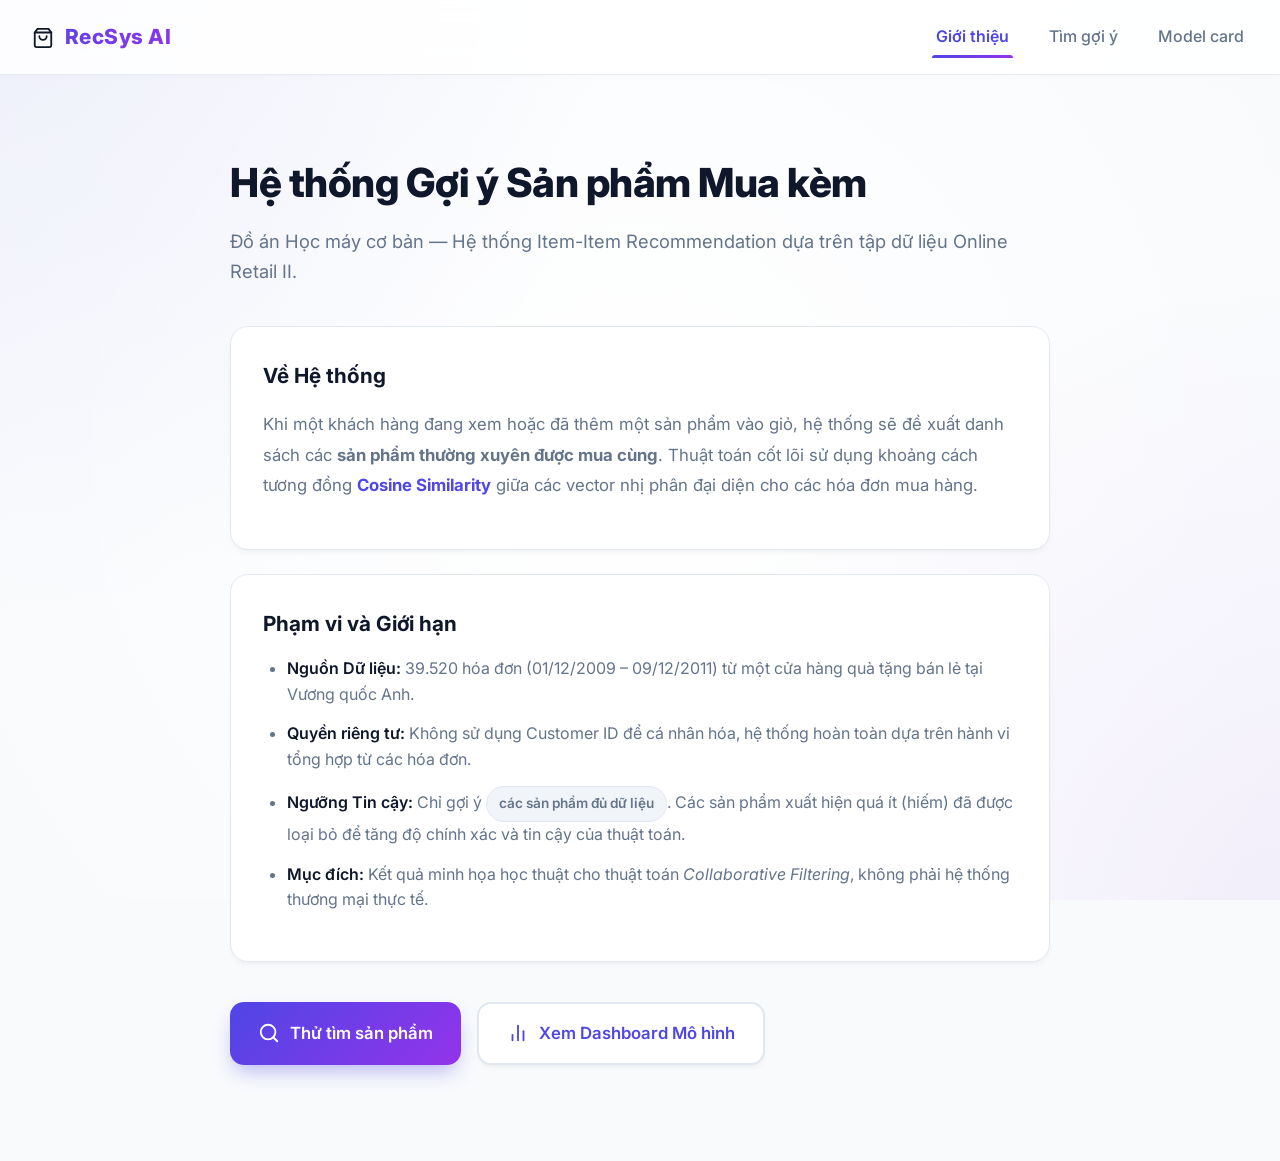
<file: app/static/index.html>
<!DOCTYPE html>
<html lang="vi">
<head>
<meta charset="UTF-8">
<meta name="viewport" content="width=device-width, initial-scale=1">
<title>Hệ thống Gợi ý Sản phẩm Mua kèm</title>
<link rel="stylesheet" href="style.css">
</head>
<body>
<nav class="navbar">
  <span class="brand">
    <svg width="22" height="22" viewBox="0 0 24 24" fill="none" stroke="currentColor" stroke-width="2" stroke-linecap="round" stroke-linejoin="round" style="vertical-align: text-bottom; margin-right: 6px;"><path d="M6 2L3 6v14a2 2 0 0 0 2 2h14a2 2 0 0 0 2-2V6l-3-4z"></path><line x1="3" y1="6" x2="21" y2="6"></line><path d="M16 10a4 4 0 0 1-8 0"></path></svg>
    RecSys AI
  </span>
  <a href="index.html" class="active">Giới thiệu</a>
  <a href="search.html">Tìm gợi ý</a>
  <a href="dashboard.html">Model card</a>
</nav>

<div class="container">
  <h1>Hệ thống Gợi ý Sản phẩm Mua kèm</h1>
  <p class="subtitle">Đồ án Học máy cơ bản — Hệ thống Item-Item Recommendation dựa trên tập dữ liệu Online Retail II.</p>

  <div class="card">
    <h3>Về Hệ thống</h3>
    <p style="color: var(--text-muted); line-height: 1.8; font-size: 1.05rem;">
      Khi một khách hàng đang xem hoặc đã thêm một sản phẩm vào giỏ, hệ thống sẽ đề xuất danh sách các <strong>sản phẩm thường xuyên được mua cùng</strong>. Thuật toán cốt lõi sử dụng khoảng cách tương đồng <strong style="color: var(--primary);">Cosine Similarity</strong> giữa các vector nhị phân đại diện cho các hóa đơn mua hàng.
    </p>
  </div>

  <div class="card">
    <h3>Phạm vi và Giới hạn</h3>
    <ul class="styled-list">
      <li><strong>Nguồn Dữ liệu:</strong> 39.520 hóa đơn (01/12/2009 – 09/12/2011) từ một cửa hàng quà tặng bán lẻ tại Vương quốc Anh.</li>
      <li><strong>Quyền riêng tư:</strong> Không sử dụng Customer ID để cá nhân hóa, hệ thống hoàn toàn dựa trên hành vi tổng hợp từ các hóa đơn.</li>
      <li><strong>Ngưỡng Tin cậy:</strong> Chỉ gợi ý <span class="badge muted">các sản phẩm đủ dữ liệu</span>. Các sản phẩm xuất hiện quá ít (hiếm) đã được loại bỏ để tăng độ chính xác và tin cậy của thuật toán.</li>
      <li><strong>Mục đích:</strong> Kết quả minh họa học thuật cho thuật toán <em>Collaborative Filtering</em>, không phải hệ thống thương mại thực tế.</li>
    </ul>
  </div>

  <div style="display: flex; flex-wrap: wrap; margin-top: 40px;">
    <a href="search.html" class="action-link">
      <svg viewBox="0 0 24 24" fill="none" stroke="currentColor" stroke-width="2" stroke-linecap="round" stroke-linejoin="round"><circle cx="11" cy="11" r="8"></circle><line x1="21" y1="21" x2="16.65" y2="16.65"></line></svg>
      Thử tìm sản phẩm
    </a>
    <a href="dashboard.html" class="action-link secondary">
      <svg viewBox="0 0 24 24" fill="none" stroke="currentColor" stroke-width="2" stroke-linecap="round" stroke-linejoin="round"><line x1="18" y1="20" x2="18" y2="10"></line><line x1="12" y1="20" x2="12" y2="4"></line><line x1="6" y1="20" x2="6" y2="14"></line></svg>
      Xem Dashboard Mô hình
    </a>
  </div>
</div>
</body>
</html>
</file>
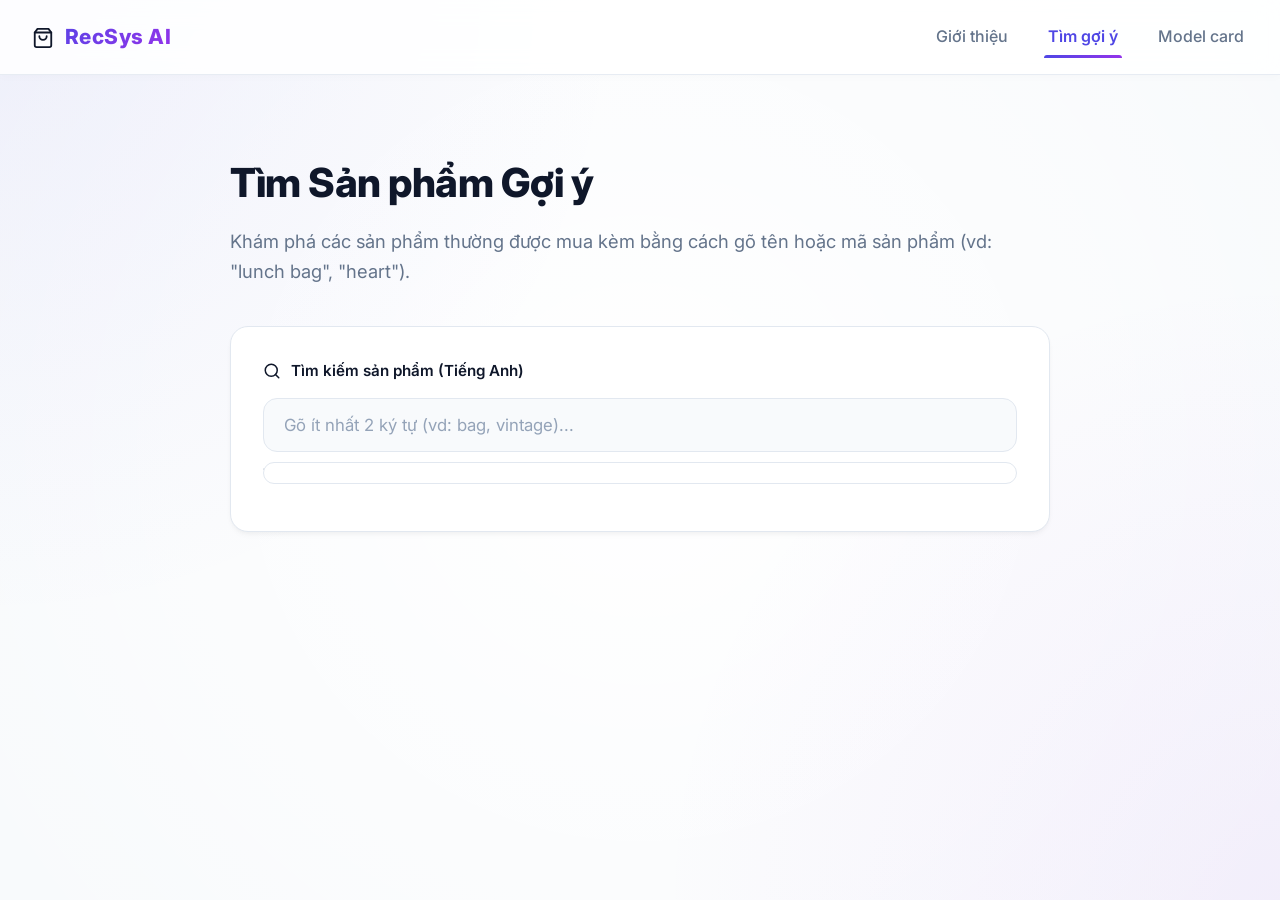
<file: app/static/search.html>
<!DOCTYPE html>
<html lang="vi">
<head>
<meta charset="UTF-8">
<meta name="viewport" content="width=device-width, initial-scale=1">
<title>Tìm Gợi ý Sản phẩm | Demo</title>
<link rel="stylesheet" href="style.css">
</head>
<body>
<nav class="navbar">
  <span class="brand">
    <svg width="22" height="22" viewBox="0 0 24 24" fill="none" stroke="currentColor" stroke-width="2" stroke-linecap="round" stroke-linejoin="round" style="vertical-align: text-bottom; margin-right: 6px;"><path d="M6 2L3 6v14a2 2 0 0 0 2 2h14a2 2 0 0 0 2-2V6l-3-4z"></path><line x1="3" y1="6" x2="21" y2="6"></line><path d="M16 10a4 4 0 0 1-8 0"></path></svg>
    RecSys AI
  </span>
  <a href="index.html">Giới thiệu</a>
  <a href="search.html" class="active">Tìm gợi ý</a>
  <a href="dashboard.html">Model card</a>
</nav>

<div class="container">
  <h1>Tìm Sản phẩm Gợi ý</h1>
  <p class="subtitle">Khám phá các sản phẩm thường được mua kèm bằng cách gõ tên hoặc mã sản phẩm (vd: "lunch bag", "heart").</p>

  <div class="card" style="position: relative; z-index: 50;">
    <label for="query">
      <svg width="18" height="18" viewBox="0 0 24 24" fill="none" stroke="currentColor" stroke-width="2" stroke-linecap="round" stroke-linejoin="round" style="vertical-align: text-bottom; margin-right: 6px;"><circle cx="11" cy="11" r="8"></circle><line x1="21" y1="21" x2="16.65" y2="16.65"></line></svg>
      Tìm kiếm sản phẩm (Tiếng Anh)
    </label>
    <div class="search-box" style="margin-top: 14px;">
      <input type="text" id="query" placeholder="Gõ ít nhất 2 ký tự (vd: bag, vintage)..." autocomplete="off">
      <ul class="suggestions" id="suggestions"></ul>
    </div>
    <p class="hint">Tìm theo tên tiếng Anh gốc trong tập dữ liệu Online Retail.</p>
  </div>

  <div class="card" id="selectedCard" style="display:none; border: 2px solid var(--primary); background: #ffffff; box-shadow: 0 10px 25px -5px rgba(79, 70, 229, 0.2);">
    <div style="display: flex; justify-content: space-between; align-items: flex-start;">
      <div>
        <label>Sản phẩm đã chọn</label>
        <div style="font-size: 1.3rem; font-weight: 700; color: var(--text-main);" id="selectedName"></div>
        <div class="code" id="selectedCode" style="font-family: monospace; color: var(--primary); margin-top: 6px; font-size: 1.05rem;"></div>
      </div>
      <div style="text-align: right; width: 140px;">
        <label for="k">Số lượng gợi ý</label>
        <input type="number" id="k" value="10" min="1" max="50" style="padding: 10px 14px; text-align: center;">
      </div>
    </div>
  </div>

  <div id="resultArea" style="margin-top: 40px;"></div>
</div>

<script src="api.js"></script>
<script>
  const queryInput = document.getElementById("query");
  const suggestionsBox = document.getElementById("suggestions");
  const selectedCard = document.getElementById("selectedCard");
  const selectedName = document.getElementById("selectedName");
  const selectedCode = document.getElementById("selectedCode");
  const kInput = document.getElementById("k");
  const resultArea = document.getElementById("resultArea");
  let currentCode = null;

  const onType = debounce(async (q) => {
    if (q.length < 2) { suggestionsBox.innerHTML = ""; return; }
    try {
      const data = await API.searchProducts(q, 10);
      suggestionsBox.innerHTML = data.results.length
        ? data.results.map(it =>
            `<li data-code="${it.stock_code}" data-name="${it.description}">
               <span>${it.description}</span>
               <span class="code">${it.stock_code}</span>
             </li>`).join("")
        : `<li style="justify-content: center; color: var(--text-muted); background: transparent;"><span style="text-align:center;">Không tìm thấy sản phẩm phù hợp</span></li>`;
    } catch (e) {
      suggestionsBox.innerHTML = `<li style="color: var(--error); background: transparent;">Lỗi tìm kiếm: ${e.message}</li>`;
    }
  }, 250);

  queryInput.addEventListener("input", (e) => onType(e.target.value.trim()));

  suggestionsBox.addEventListener("click", (e) => {
    const li = e.target.closest("li[data-code]");
    if (!li) return;
    selectProduct(li.dataset.code, li.dataset.name);
  });

  function selectProduct(code, name) {
    currentCode = code;
    selectedCard.style.display = "block";
    selectedName.textContent = name;
    selectedCode.textContent = code;
    suggestionsBox.innerHTML = "";
    queryInput.value = "";
    
    // Add smooth pop animation to selected card
    selectedCard.style.transform = 'scale(0.98)';
    setTimeout(() => selectedCard.style.transform = 'scale(1)', 100);
    
    loadRecommendations();
  }

  kInput.addEventListener("change", () => { if (currentCode) loadRecommendations(); });

  async function loadRecommendations() {
    const k = Number(kInput.value);
    if (k < 1 || k > 50) {
      resultArea.innerHTML = `<div class="state-box error">Số lượng gợi ý phải trong khoảng 1–50</div>`;
      return;
    }
    resultArea.innerHTML = `<div class="state-box">
      <svg width="32" height="32" viewBox="0 0 24 24" fill="none" stroke="currentColor" stroke-width="2" stroke-linecap="round" stroke-linejoin="round" style="animation: pulseGlow 2s infinite; color: var(--primary);"><circle cx="12" cy="12" r="10"></circle><polyline points="12 6 12 12 16 14"></polyline></svg>
      <br><br>Đang phân tích và gợi ý...
    </div>`;
    try {
      const data = await API.similarItems(currentCode, k);
      if (!data.recommendations.length) {
        resultArea.innerHTML = `<div class="state-box">Không có gợi ý nào đủ tin cậy cho sản phẩm này.</div>`;
        return;
      }
      
      // Delay slightly for effect
      setTimeout(() => {
        resultArea.innerHTML = `
          <h3 style="display: flex; align-items: center; gap: 10px;">
            <svg width="24" height="24" viewBox="0 0 24 24" fill="none" stroke="currentColor" stroke-width="2" stroke-linecap="round" stroke-linejoin="round" style="color: var(--primary);"><polygon points="12 2 15.09 8.26 22 9.27 17 14.14 18.18 21.02 12 17.77 5.82 21.02 7 14.14 2 9.27 8.91 8.26 12 2"></polygon></svg>
            Gợi ý tốt nhất (${data.recommendations.length} sản phẩm)
          </h3>
          <ul class="item-list" style="margin-top: 20px;">
            ${data.recommendations.map((it, idx) => `
              <li style="animation: fadeIn 0.5s cubic-bezier(0.16, 1, 0.3, 1) forwards; animation-delay: ${idx * 0.05}s; opacity: 0;">
                <div>
                  <span class="name">${it.description || "(không có tên)"}</span>
                  <span class="code" style="margin-top:6px; display:block;">${it.stock_code}</span>
                </div>
                <div style="text-align: right;">
                  <span class="score" style="display: block;">${it.score.toFixed(4)}</span>
                  <span style="font-size: 0.8rem; color: var(--text-muted); font-weight: 500;">Cosine Score</span>
                </div>
              </li>`).join("")}
          </ul>`;
      }, 300);
      
    } catch (e) {
      resultArea.innerHTML = `<div class="state-box error">${e.message}</div>`;
    }
  }
</script>
</body>
</html>
</file>
<file: app/static/style.css>
@import url('https://fonts.googleapis.com/css2?family=Inter:wght@300;400;500;600;700;800&display=swap');

:root {
  --primary: #4f46e5;
  --primary-hover: #4338ca;
  --secondary: #9333ea;
  --bg-light: #f8fafc;
  --surface: #ffffff;
  --surface-hover: #f1f5f9;
  --border: #e2e8f0;
  --border-focus: rgba(79, 70, 229, 0.4);
  --text-main: #0f172a;
  --text-muted: #64748b;
  --success: #10b981;
  --error: #ef4444;
  --radius: 18px;
  --shadow-sm: 0 4px 6px -1px rgba(0, 0, 0, 0.03), 0 2px 4px -1px rgba(0, 0, 0, 0.03);
  --shadow-lg: 0 20px 40px -10px rgba(0, 0, 0, 0.08);
  --shadow-hover: 0 25px 50px -12px rgba(79, 70, 229, 0.15);
  --glow: 0 0 0 4px rgba(79, 70, 229, 0.15);
}

* { box-sizing: border-box; }

body {
  font-family: 'Inter', system-ui, sans-serif;
  background-color: var(--bg-light);
  background-image: 
    radial-gradient(circle at 0% 0%, rgba(79, 70, 229, 0.06) 0%, transparent 40%),
    radial-gradient(circle at 100% 100%, rgba(147, 51, 234, 0.06) 0%, transparent 40%),
    radial-gradient(circle at 50% 50%, #ffffff 0%, transparent 100%);
  background-attachment: fixed;
  color: var(--text-main);
  margin: 0; 
  line-height: 1.6;
  min-height: 100vh;
}

.container { 
  max-width: 860px; 
  margin: 0 auto; 
  padding: 50px 20px 80px; 
  animation: fadeIn 0.6s cubic-bezier(0.16, 1, 0.3, 1) forwards;
}

/* Animations */
@keyframes fadeIn {
  from { opacity: 0; transform: translateY(15px); }
  to { opacity: 1; transform: translateY(0); }
}

@keyframes pulseGlow {
  0% { box-shadow: 0 0 0 0 rgba(79, 70, 229, 0.3); }
  70% { box-shadow: 0 0 0 10px rgba(79, 70, 229, 0); }
  100% { box-shadow: 0 0 0 0 rgba(79, 70, 229, 0); }
}

/* Navbar */
.navbar {
  background: rgba(255, 255, 255, 0.85);
  backdrop-filter: blur(12px);
  -webkit-backdrop-filter: blur(12px);
  border-bottom: 1px solid rgba(226, 232, 240, 0.8);
  padding: 16px 32px; 
  display: flex; 
  gap: 32px; 
  align-items: center;
  position: sticky; 
  top: 0; 
  z-index: 100;
  box-shadow: 0 2px 10px rgba(0,0,0,0.02);
}

.navbar .brand { 
  font-weight: 800; 
  font-size: 1.3rem;
  background: linear-gradient(135deg, var(--primary), var(--secondary));
  -webkit-background-clip: text;
  -webkit-text-fill-color: transparent;
  margin-right: auto; 
  letter-spacing: 0.5px;
}

.navbar a { 
  text-decoration: none; 
  color: var(--text-muted); 
  font-size: 1rem; 
  font-weight: 500;
  padding: 8px 4px; 
  position: relative;
  transition: color 0.3s ease;
}

.navbar a::after {
  content: '';
  position: absolute;
  bottom: 0; left: 0; right: 0;
  height: 3px;
  background: linear-gradient(90deg, var(--primary), var(--secondary));
  transform: scaleX(0);
  transition: transform 0.3s cubic-bezier(0.16, 1, 0.3, 1);
  transform-origin: center;
  border-radius: 3px 3px 0 0;
}

.navbar a.active { color: var(--primary); font-weight: 600;}
.navbar a.active::after { transform: scaleX(1); }
.navbar a:hover { color: var(--text-main); }
.navbar a:hover::after { transform: scaleX(1); }

/* Typography */
h1 { 
  font-size: 2.5rem; 
  margin-bottom: 12px; 
  font-weight: 800;
  color: var(--text-main);
  letter-spacing: -0.5px;
}
.subtitle { color: var(--text-muted); margin-top: 0; font-size: 1.15rem; margin-bottom: 40px; }
h3 { margin-top: 0; font-size: 1.3rem; font-weight: 700; color: var(--text-main); margin-bottom: 16px;}

/* Cards */
.card { 
  background: var(--surface); 
  border: 1px solid var(--border); 
  border-radius: var(--radius); 
  padding: 32px; 
  box-shadow: var(--shadow-sm); 
  margin-bottom: 24px; 
  transition: transform 0.4s cubic-bezier(0.16, 1, 0.3, 1), box-shadow 0.4s cubic-bezier(0.16, 1, 0.3, 1);
}

/* Forms */
label { font-size: 0.95rem; font-weight: 600; color: var(--text-main); display: block; margin-bottom: 10px; }
input[type=text], input[type=number] { 
  width: 100%; 
  padding: 16px 20px; 
  font-size: 1.05rem; 
  color: var(--text-main);
  background: #f8fafc;
  border: 1px solid var(--border); 
  border-radius: 14px; 
  transition: all 0.3s ease;
  font-family: inherit;
}
input::placeholder { color: #94a3b8; }
input:focus { 
  outline: none; 
  border-color: var(--primary); 
  box-shadow: var(--glow); 
  background: var(--surface);
}
.hint { font-size: 0.9rem; color: var(--text-muted); margin-top: 10px; }

/* Badges */
.badge { display: inline-block; padding: 6px 12px; border-radius: 999px; font-size: 0.85rem; font-weight: 600; }
.badge.muted { background: #f1f5f9; color: var(--text-muted); border: 1px solid #e2e8f0; }

/* State Boxes */
.state-box { text-align: center; padding: 40px; color: var(--text-muted); font-size: 1.1rem; border-radius: var(--radius); background: #f8fafc; border: 2px dashed #cbd5e1; font-weight: 500;}
.state-box.error { color: var(--error); border-color: rgba(239, 68, 68, 0.3); background: rgba(239, 68, 68, 0.05); }

/* Search Box */
.search-box { position: relative; }
.suggestions { 
  position: absolute; 
  top: calc(100% + 10px); left: 0; right: 0; 
  background: var(--surface); 
  border: 1px solid var(--border); 
  border-radius: 16px; 
  max-height: 320px; overflow-y: auto; 
  list-style: none; margin: 0; padding: 10px; 
  box-shadow: var(--shadow-lg); 
  z-index: 20; 
}
.suggestions::-webkit-scrollbar { width: 8px; }
.suggestions::-webkit-scrollbar-track { background: transparent; }
.suggestions::-webkit-scrollbar-thumb { background: #cbd5e1; border-radius: 4px; }
.suggestions li { padding: 14px 16px; cursor: pointer; border-radius: 10px; font-size: 1rem; transition: all 0.2s; display: flex; align-items: center; justify-content: space-between; color: var(--text-main); font-weight: 500;}
.suggestions li:hover { background: #f1f5f9; color: var(--primary);}
.suggestions .code { color: var(--primary); font-size: 0.85rem; font-family: monospace; background: rgba(79, 70, 229, 0.1); padding: 4px 8px; border-radius: 6px;}

/* Item Lists */
.item-list { list-style: none; padding: 0; margin: 0; }
.item-list li { 
  display: flex; justify-content: space-between; align-items: center; 
  padding: 20px; 
  background: #ffffff;
  border: 1px solid var(--border); 
  border-radius: 16px; 
  margin-bottom: 12px; 
  box-shadow: var(--shadow-sm);
  transition: all 0.3s cubic-bezier(0.16, 1, 0.3, 1);
}
.item-list li:hover {
  transform: translateX(6px);
  border-color: rgba(79, 70, 229, 0.3);
  box-shadow: 0 10px 20px -5px rgba(79, 70, 229, 0.1);
}
.item-list .name { font-size: 1.05rem; font-weight: 600; color: var(--text-main); display: block; margin-bottom: 6px;}
.item-list .code { color: var(--text-muted); font-size: 0.9rem; font-family: monospace; }
.item-list .score { 
  background: linear-gradient(135deg, var(--primary), var(--secondary));
  -webkit-background-clip: text;
  -webkit-text-fill-color: transparent;
  font-weight: 800; 
  font-size: 1.15rem; 
  white-space: nowrap; 
}

/* Progress Bars */
.bar-row { display: flex; align-items: center; gap: 20px; margin-bottom: 16px; font-size: 0.95rem; }
.bar-row .label { width: 160px; flex-shrink: 0; color: var(--text-main); font-weight: 600;}
.bar-track { flex: 1; background: #e2e8f0; border-radius: 999px; height: 16px; overflow: hidden; box-shadow: inset 0 2px 4px rgba(0,0,0,0.05);}
.bar-fill { background: linear-gradient(90deg, var(--primary), var(--secondary)); height: 100%; border-radius: 999px; transition: width 1.2s cubic-bezier(0.34, 1.56, 0.64, 1); }
.bar-value { width: 55px; text-align: right; font-weight: 800; color: var(--text-main); }

/* Stat Grid */
.stat-grid { display: grid; grid-template-columns: repeat(auto-fit, minmax(160px, 1fr)); gap: 20px; }
.stat-grid .card { 
  text-align: center; 
  padding: 32px 20px; 
  background: linear-gradient(180deg, #ffffff 0%, #f8fafc 100%);
  margin-bottom: 0;
  border-top: 4px solid var(--primary);
}
.stat-grid .card:hover {
  transform: translateY(-4px); 
  box-shadow: var(--shadow-hover);
}
.stat-grid .num { 
  font-size: 2.4rem; 
  font-weight: 800; 
  background: linear-gradient(135deg, var(--primary), var(--secondary));
  -webkit-background-clip: text;
  -webkit-text-fill-color: transparent;
  margin-bottom: 12px;
  line-height: 1.2;
}
.stat-grid .label { font-size: 0.9rem; font-weight: 600; color: var(--text-muted); text-transform: uppercase; letter-spacing: 0.5px;}

/* Links / Buttons */
.action-link {
  display: inline-flex;
  align-items: center;
  gap: 10px;
  color: var(--surface);
  text-decoration: none;
  font-weight: 600;
  font-size: 1.05rem;
  padding: 16px 28px;
  background: linear-gradient(135deg, var(--primary), var(--secondary));
  border: none;
  border-radius: 14px;
  transition: all 0.3s cubic-bezier(0.16, 1, 0.3, 1);
  margin-bottom: 16px;
  margin-right: 16px;
  box-shadow: 0 10px 20px -5px rgba(79, 70, 229, 0.4);
}
.action-link:hover {
  transform: translateY(-3px);
  box-shadow: 0 15px 25px -5px rgba(79, 70, 229, 0.5);
  filter: brightness(1.1);
}
.action-link svg {
  width: 22px; height: 22px;
  color: var(--surface);
}

.action-link.secondary {
  background: #ffffff;
  color: var(--primary);
  border: 2px solid var(--border);
  box-shadow: var(--shadow-sm);
}
.action-link.secondary:hover {
  border-color: var(--primary);
  color: var(--primary-hover);
  box-shadow: 0 10px 20px -5px rgba(79, 70, 229, 0.15);
}
.action-link.secondary svg {
  color: var(--primary);
}

ul.styled-list {
  padding-left: 24px;
  color: var(--text-muted);
}
ul.styled-list li {
  margin-bottom: 14px;
}
ul.styled-list li strong {
  color: var(--text-main);
  font-weight: 600;
}

@media (max-width: 600px) {
  .navbar { gap: 16px; padding: 14px 20px; }
  .navbar .brand { font-size: 1.2rem; }
  .container { padding: 30px 16px 60px; }
  h1 { font-size: 2rem; }
  .stat-grid { grid-template-columns: 1fr 1fr; }
}
</file>
